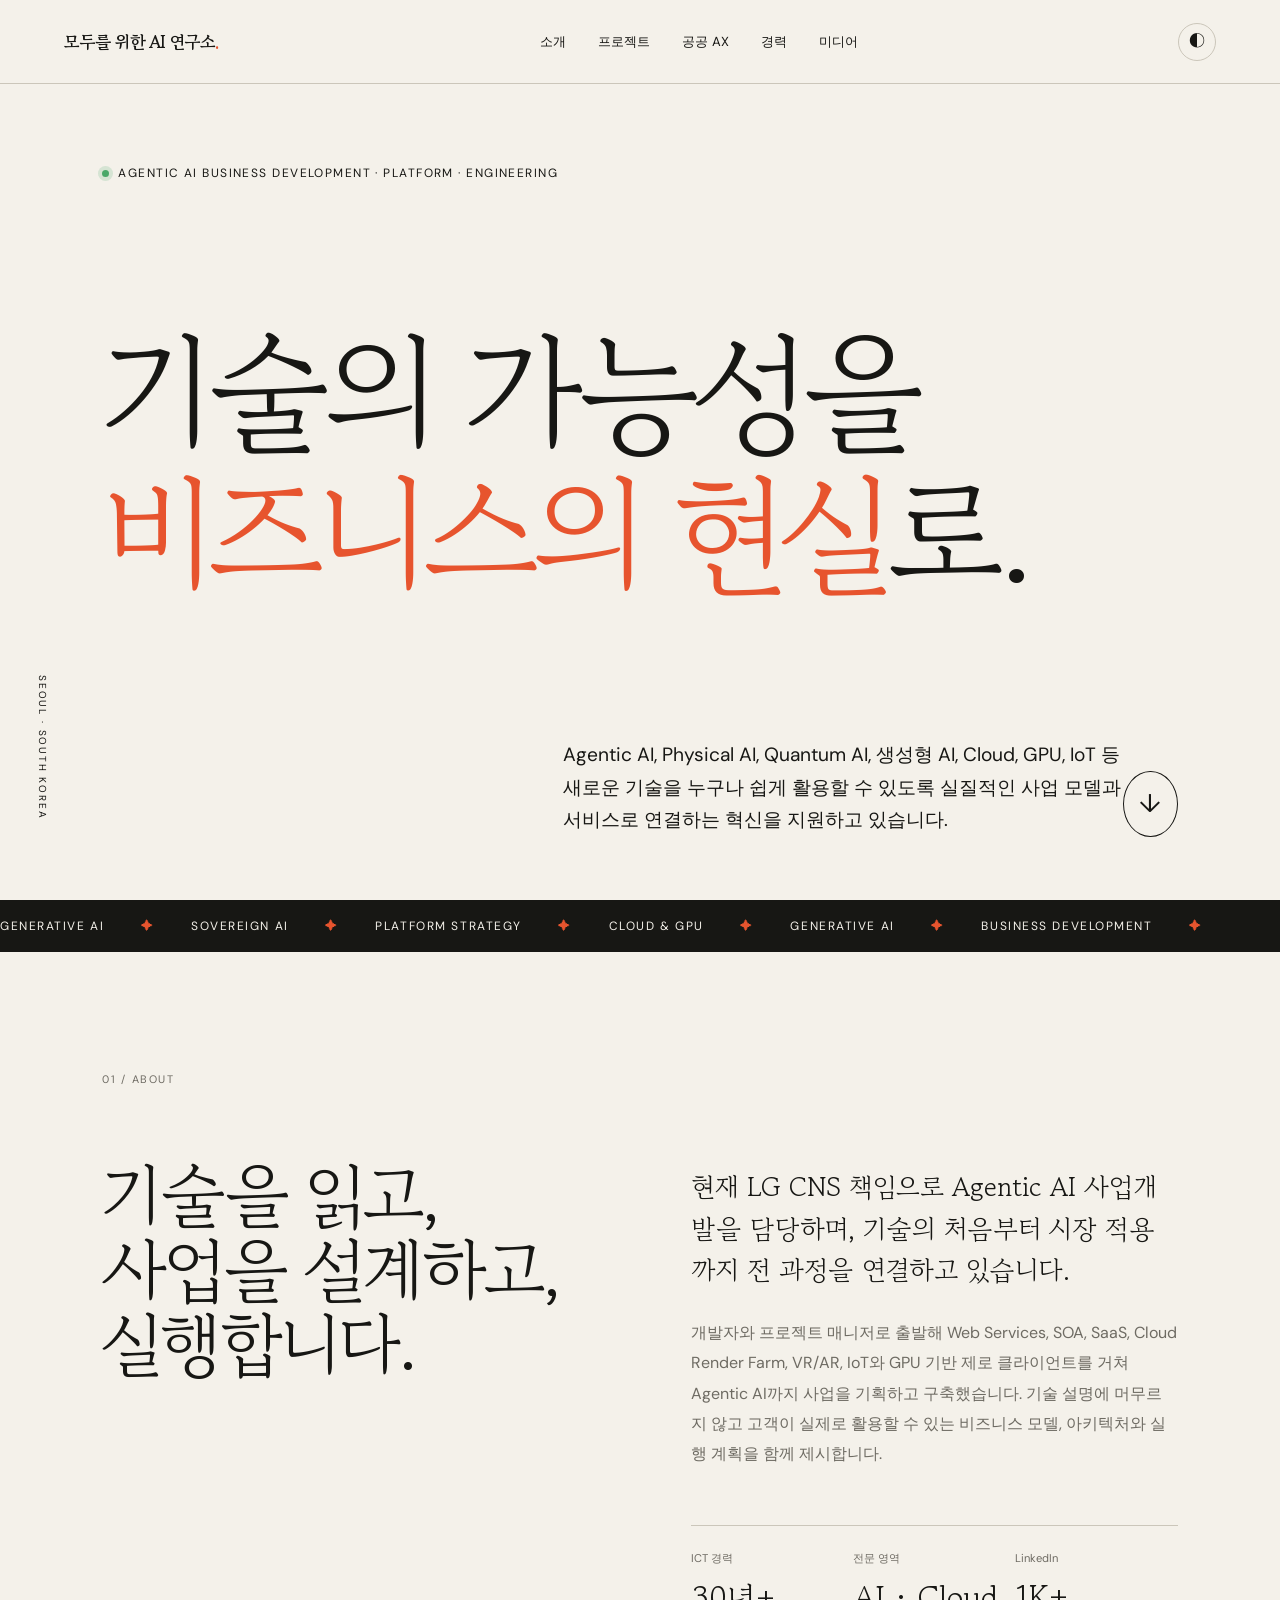
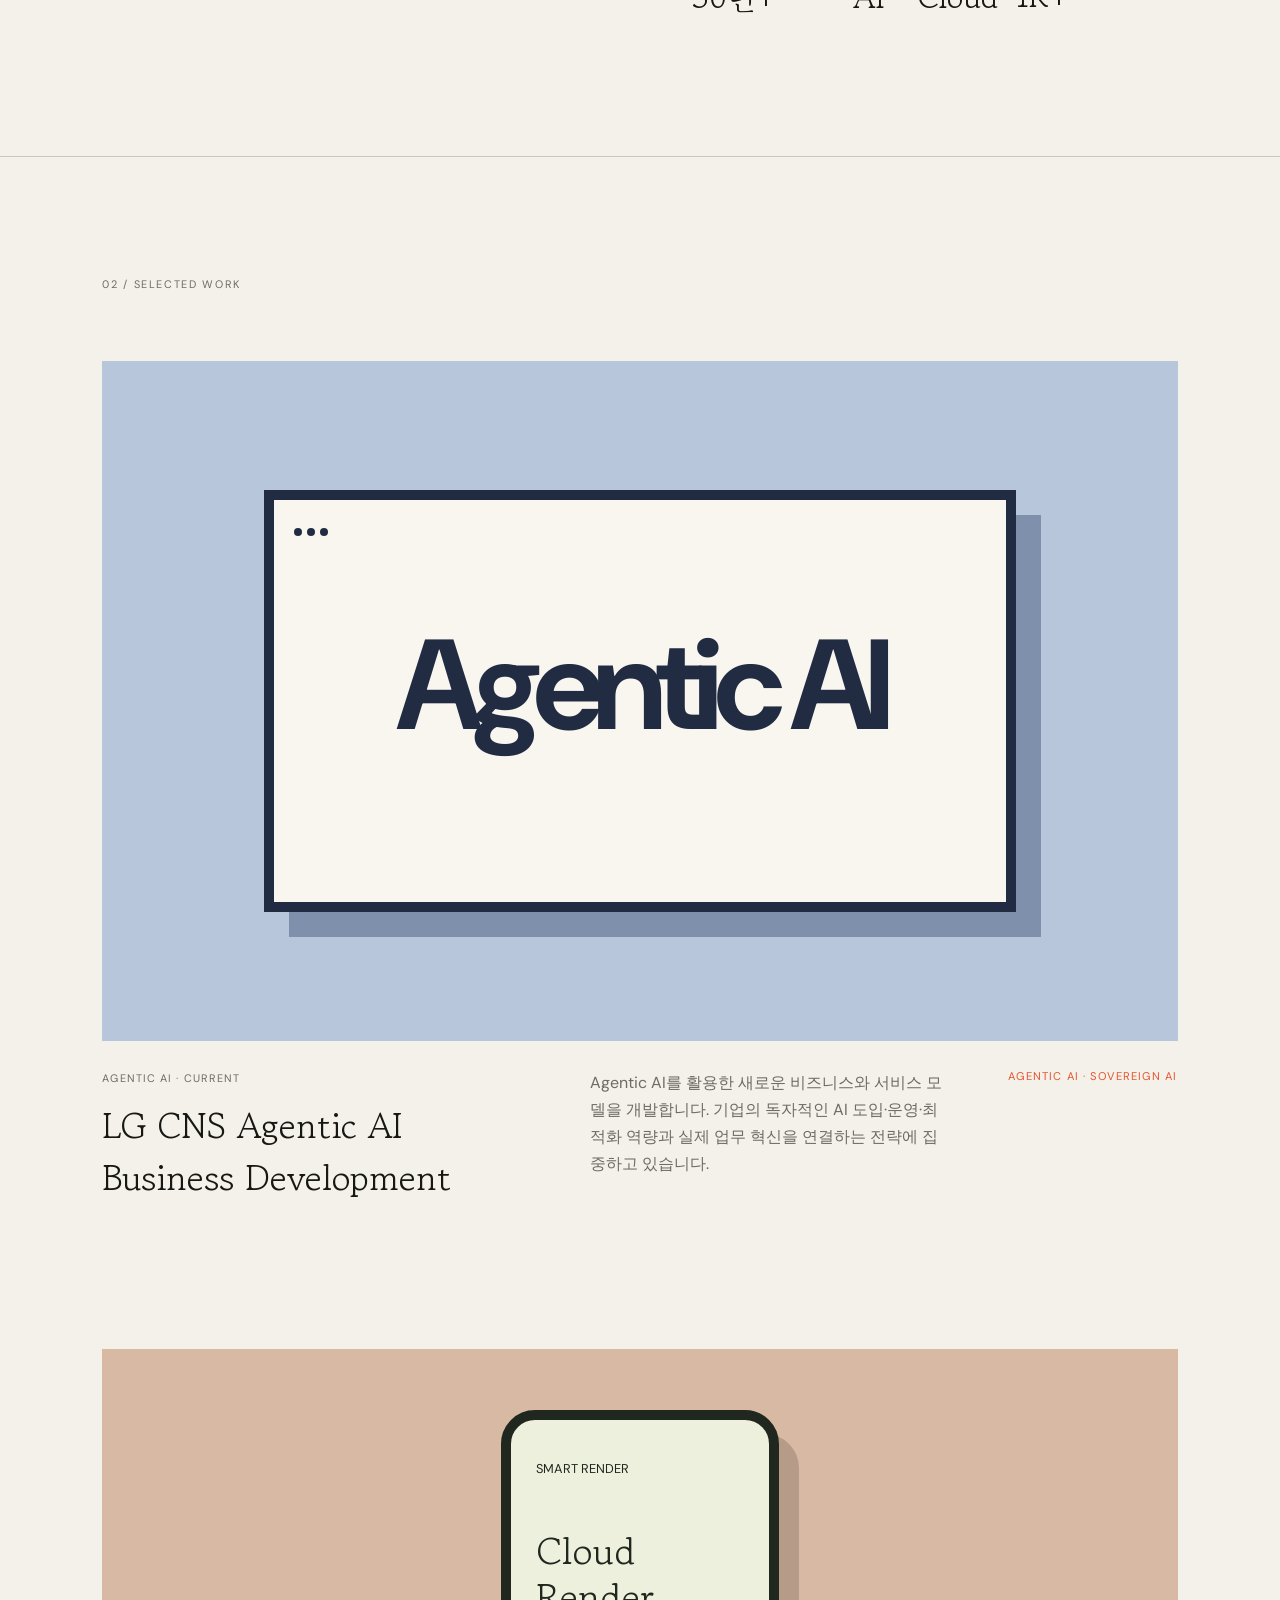
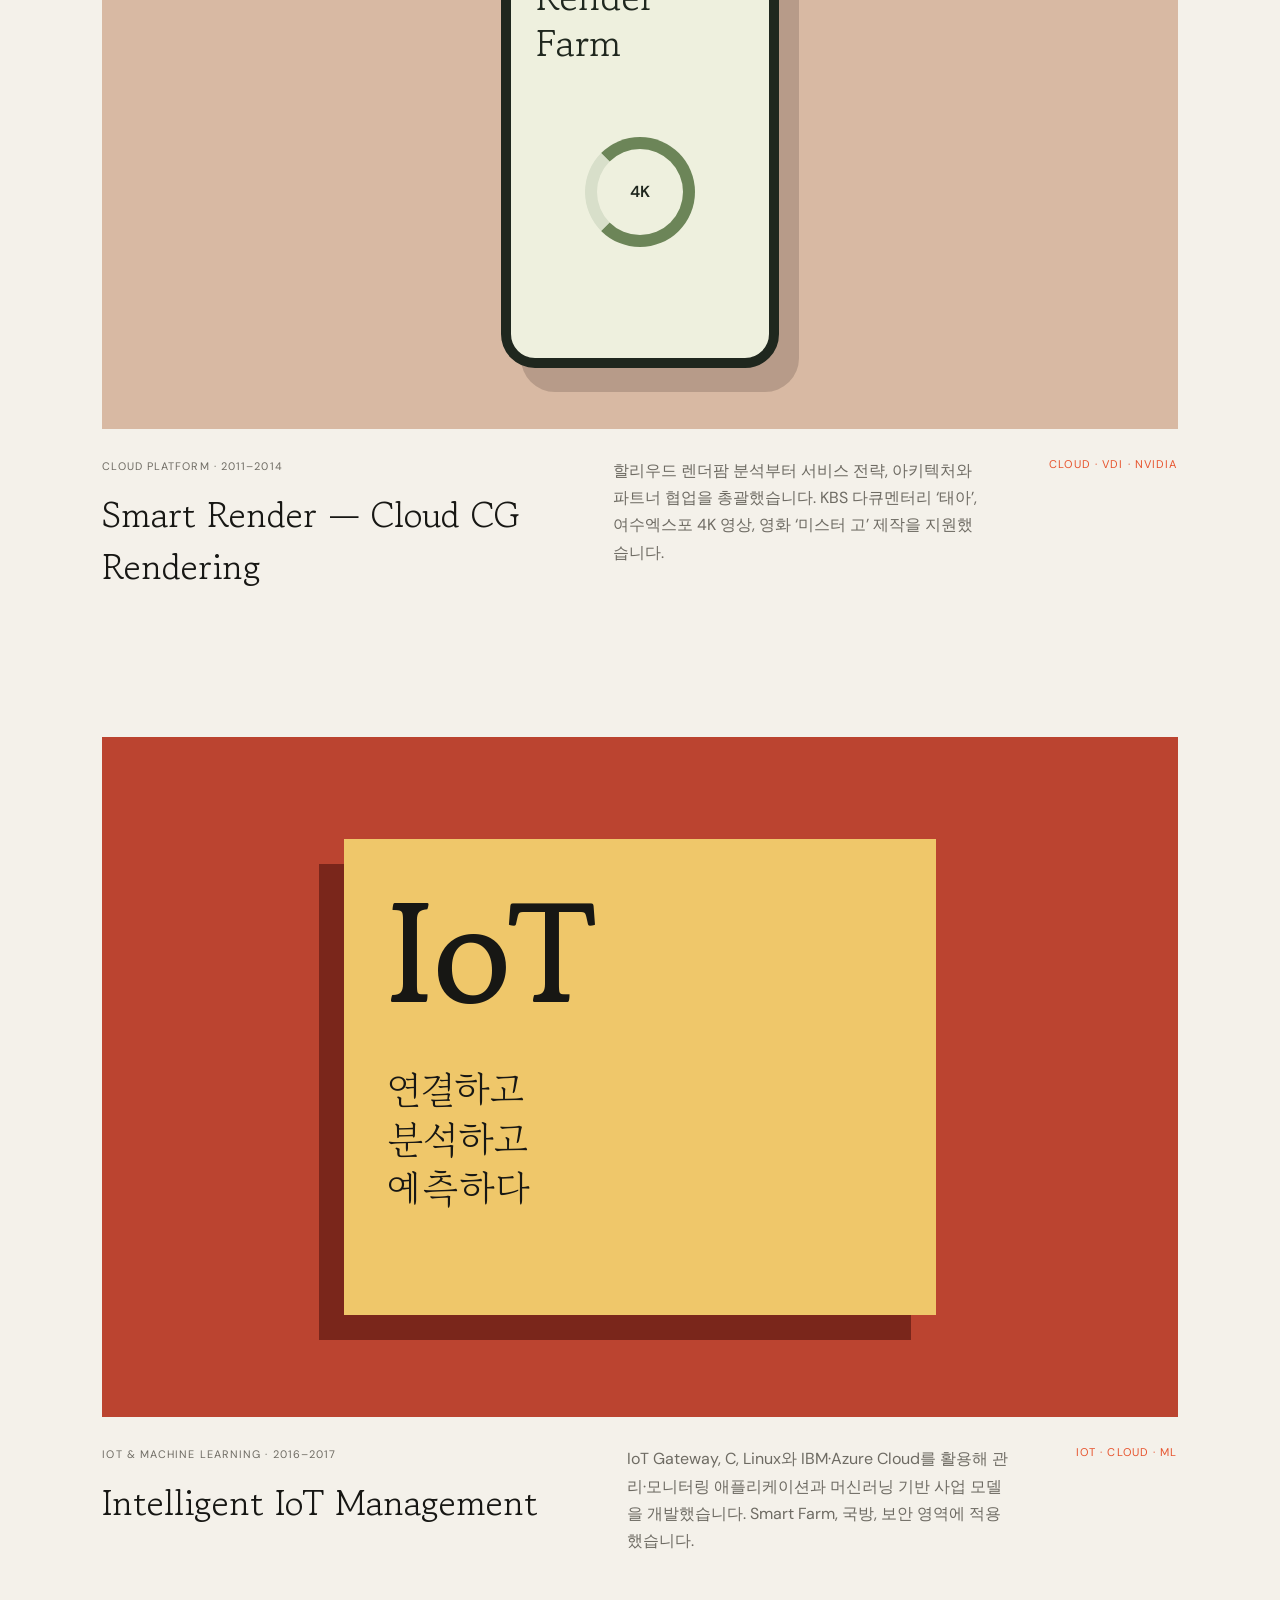
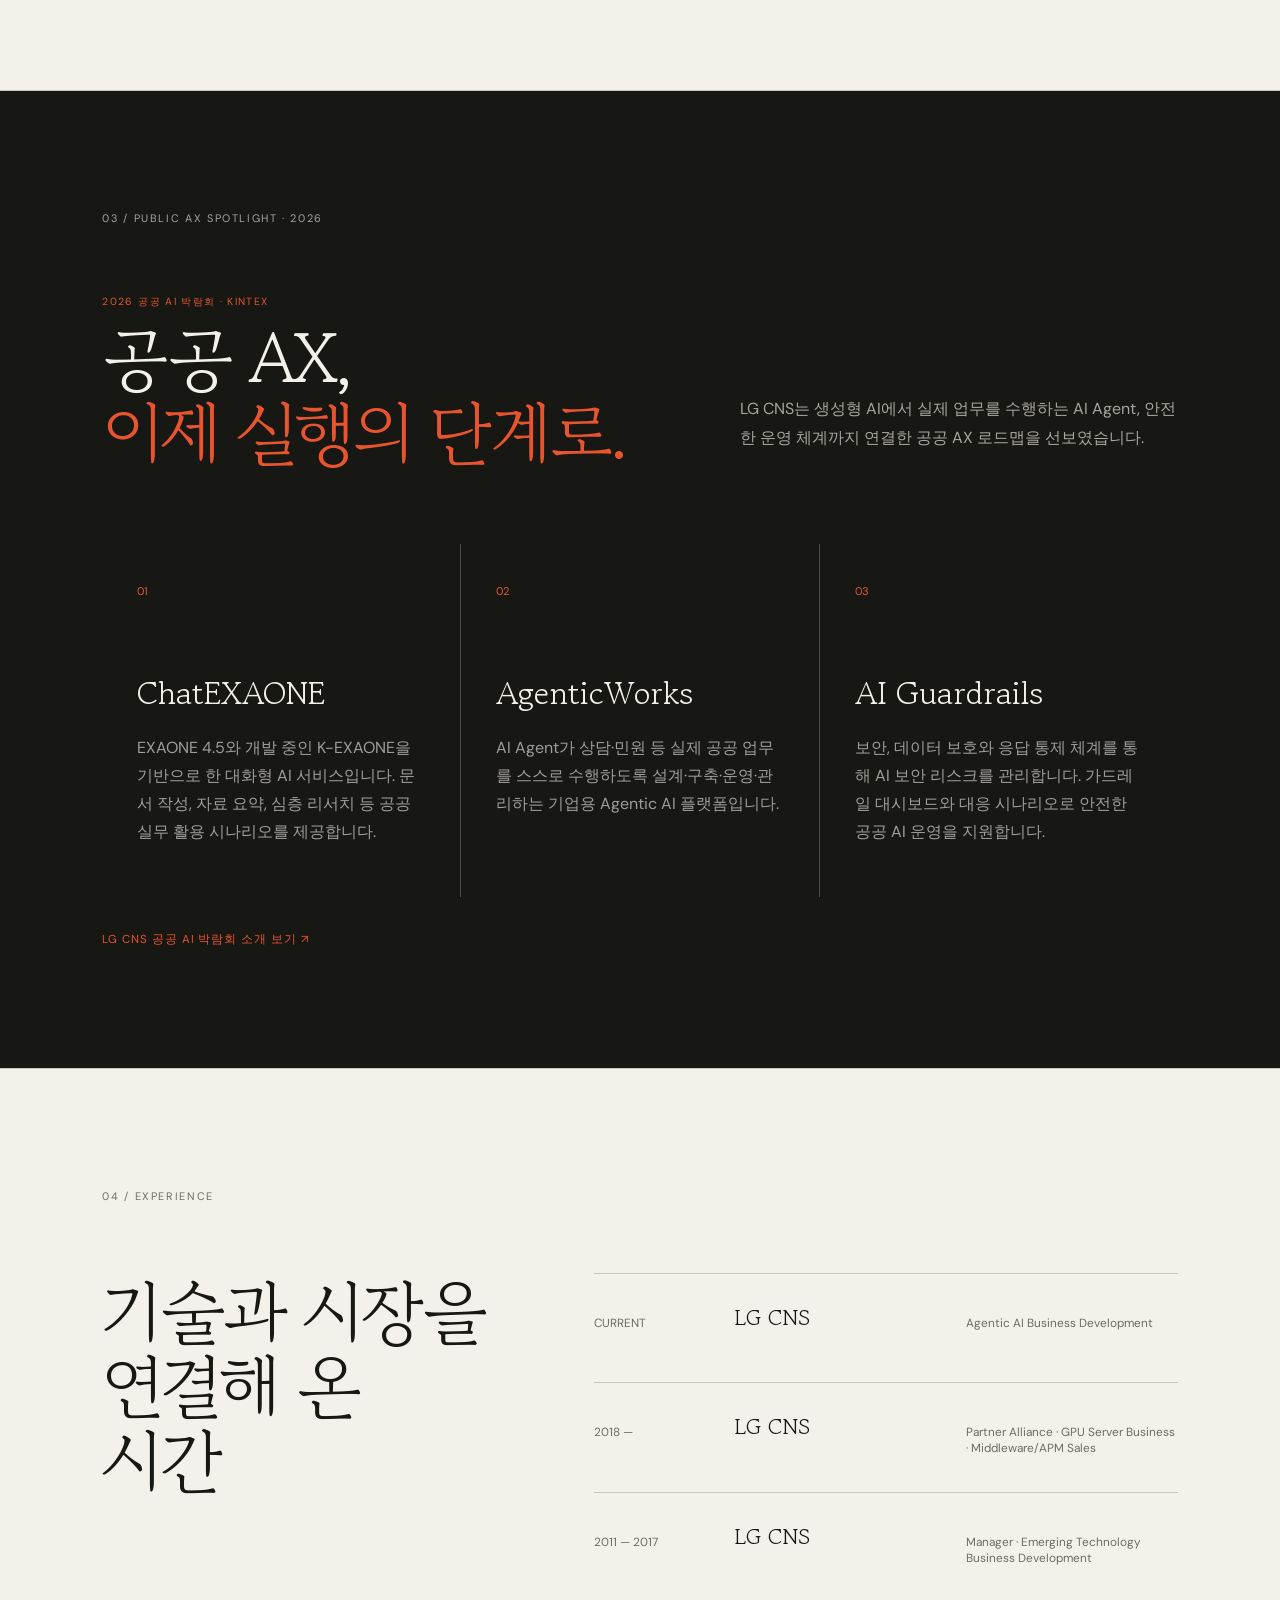
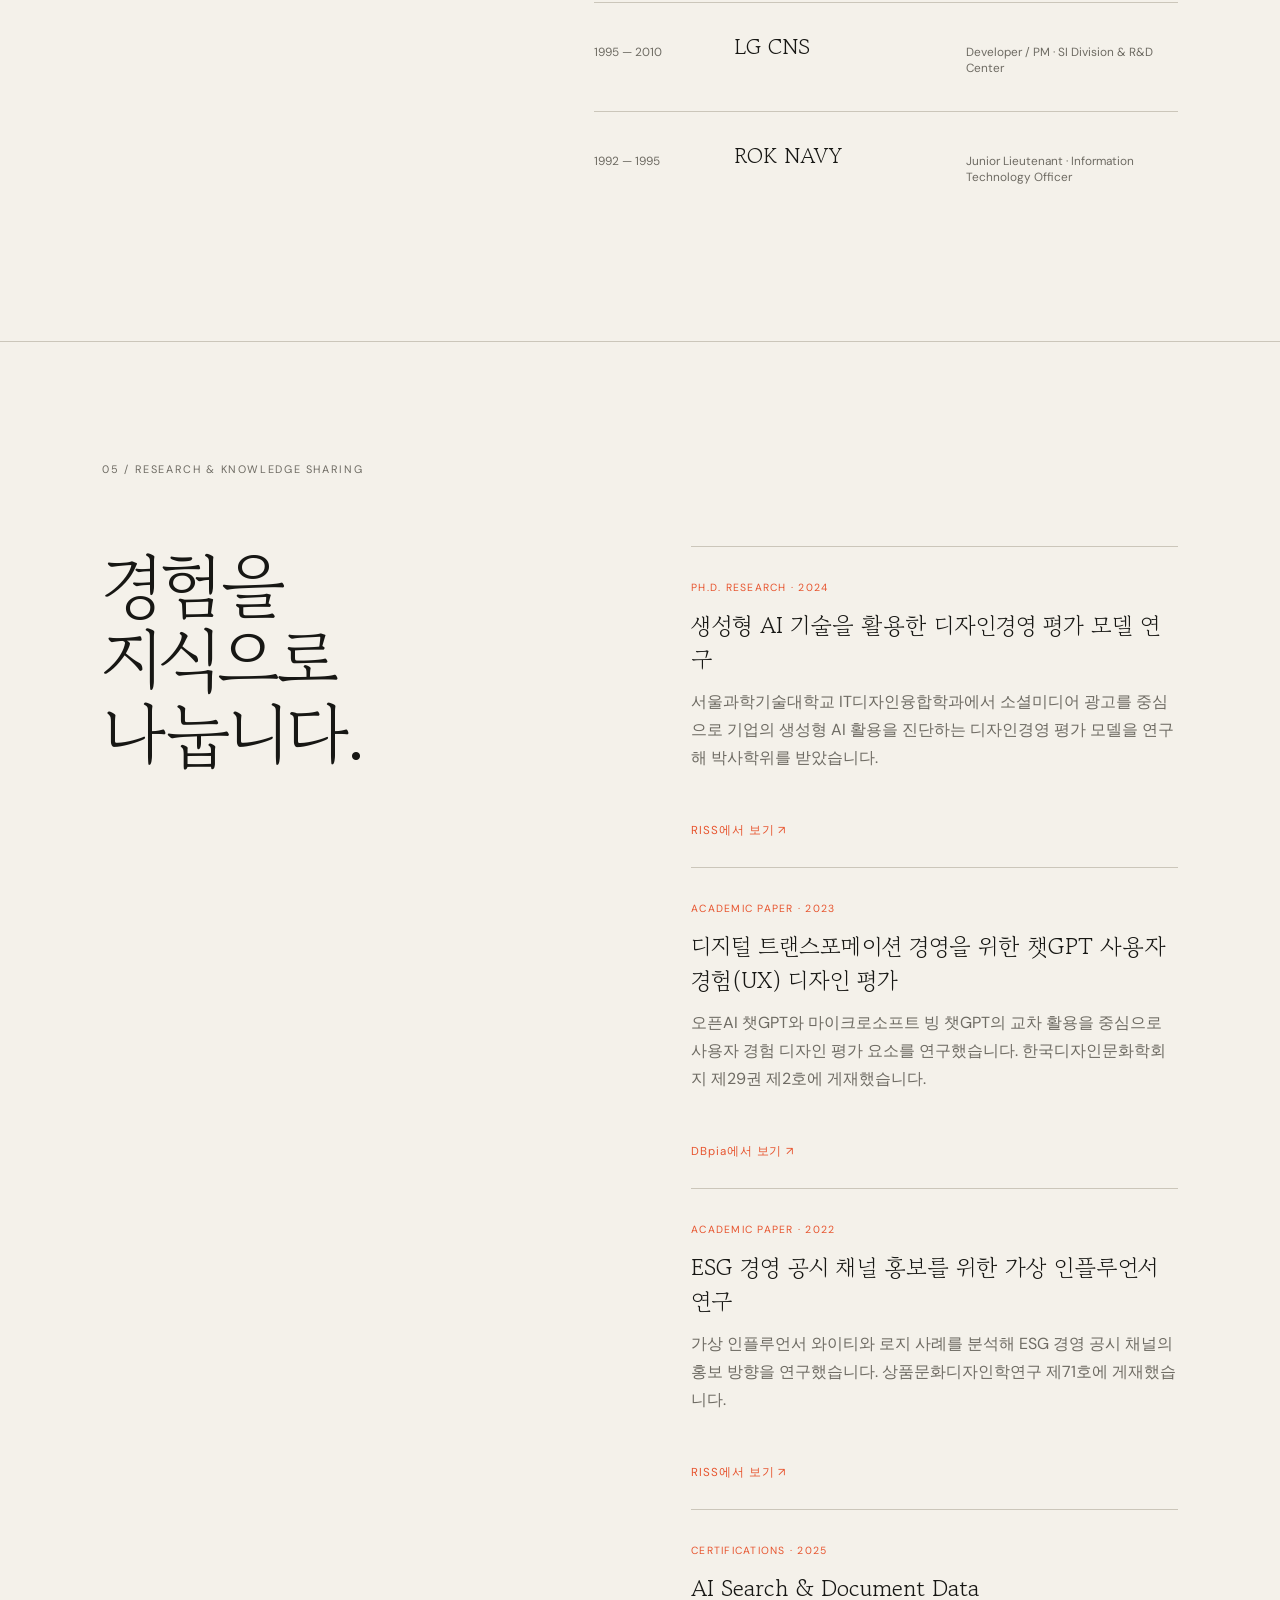
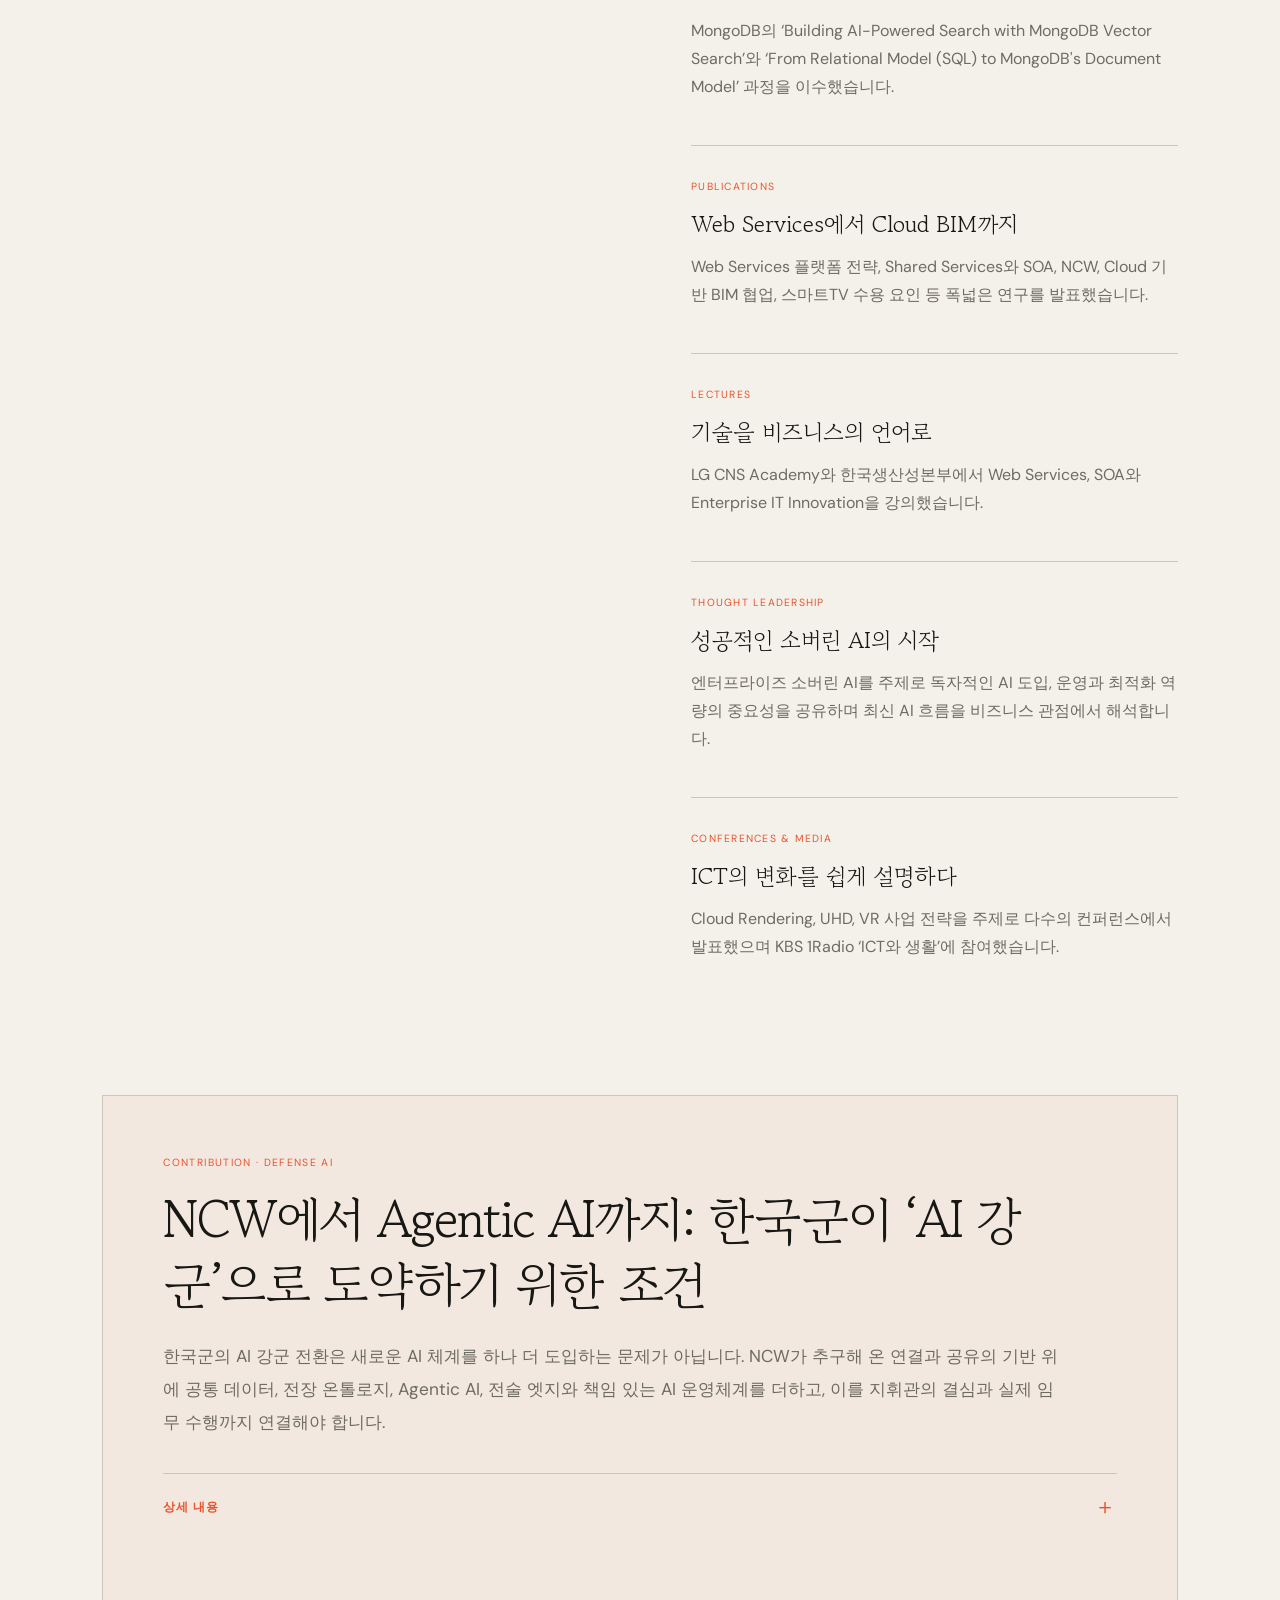
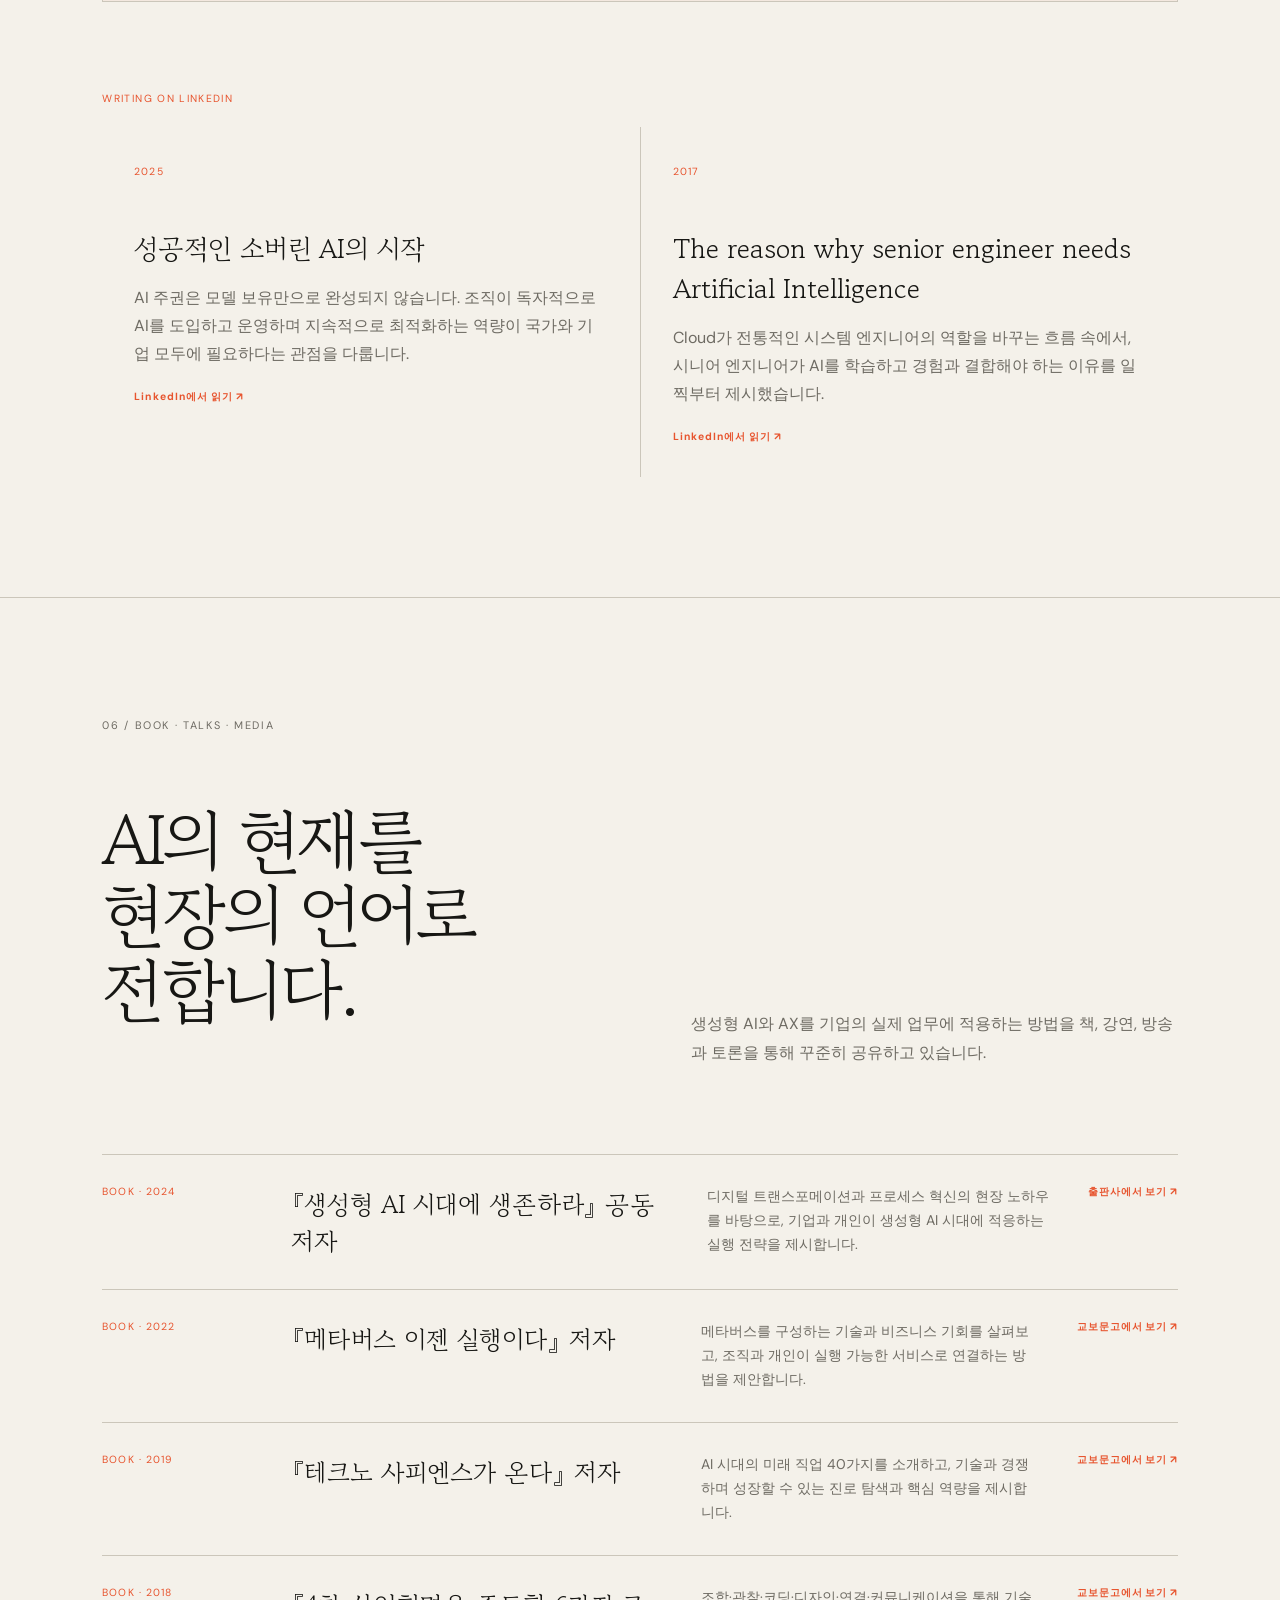
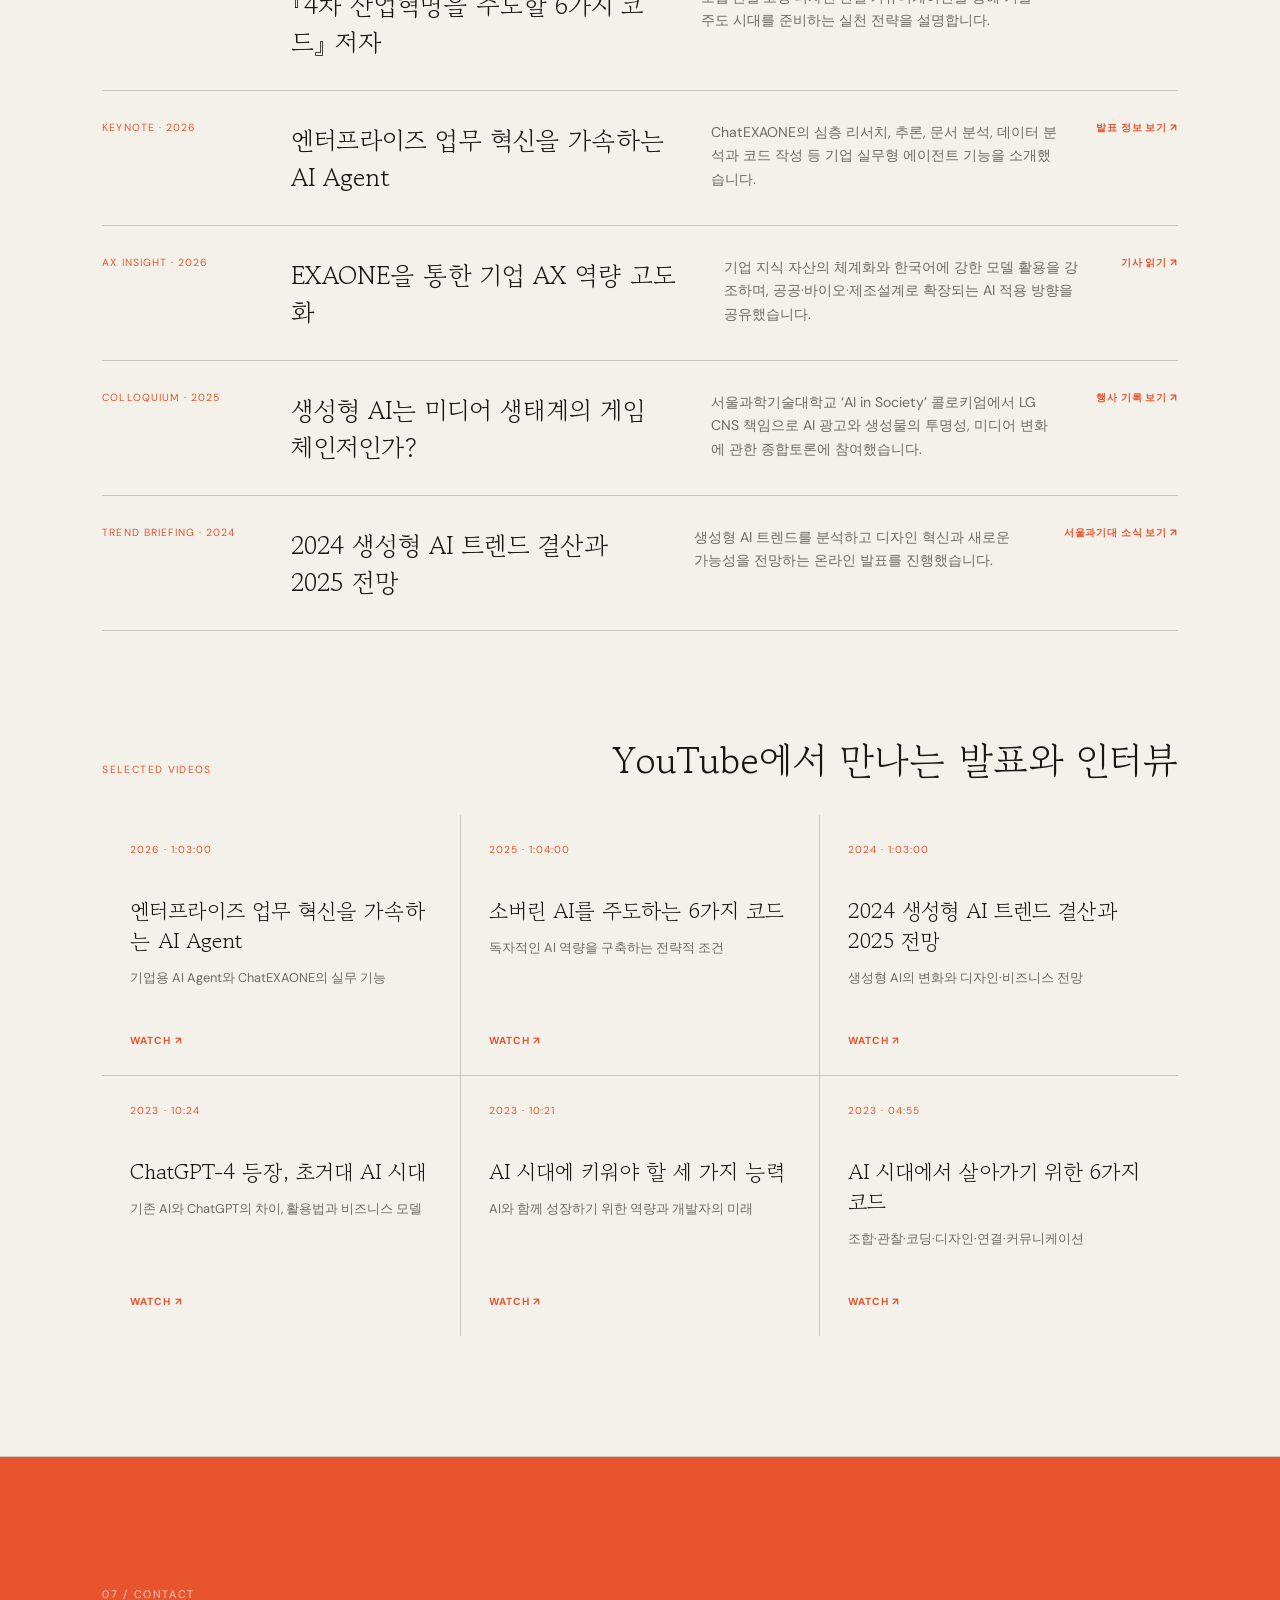
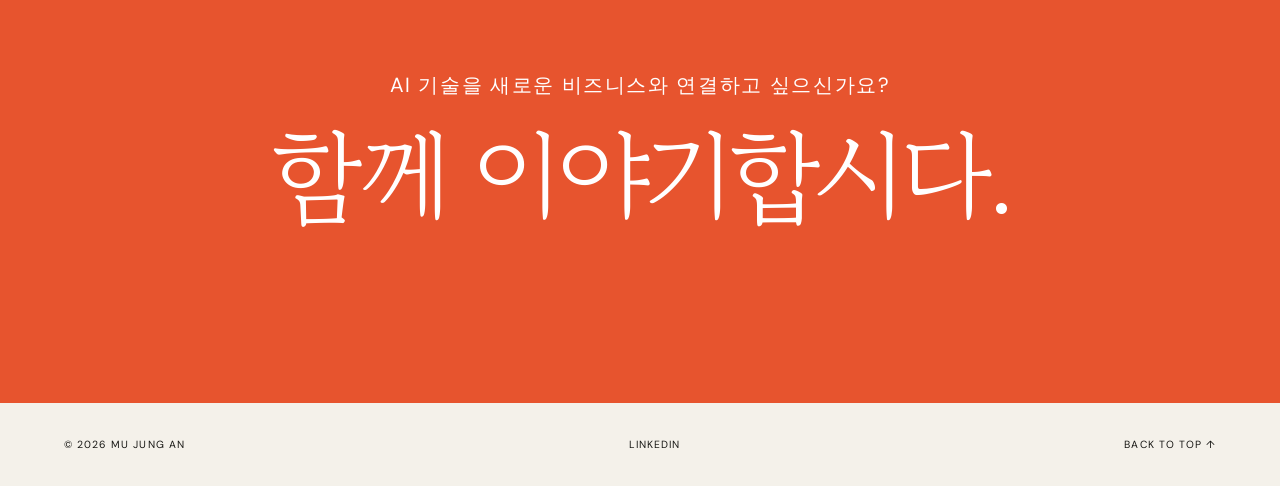
<file: index.html>
<!doctype html>
<html lang="ko">
  <head>
    <meta charset="UTF-8" />
    <meta name="viewport" content="width=device-width, initial-scale=1.0" />
    <meta name="description" content="생성형 AI, 클라우드, GPU와 IoT를 비즈니스로 연결하는 ICT 전략가 안무정의 포트폴리오" />
    <meta property="og:type" content="website" />
    <meta property="og:title" content="안무정 · Mu Jung AN — Agentic AI Business Strategist" />
    <meta property="og:description" content="기술의 가능성을 비즈니스의 현실로 연결하는 ICT 전략가 안무정의 포트폴리오" />
    <meta property="og:url" content="https://cloudbarista.github.io/" />
    <meta property="og:image" content="https://cloudbarista.github.io/assets/og-profile.png" />
    <meta property="og:image:width" content="1200" />
    <meta property="og:image:height" content="630" />
    <meta property="og:image:alt" content="안무정 포트폴리오 — 기술의 가능성을 비즈니스의 현실로" />
    <meta name="twitter:card" content="summary_large_image" />
    <meta name="twitter:image" content="https://cloudbarista.github.io/assets/og-profile.png" />
    <meta name="theme-color" content="#f4f1ea" />
    <title>안무정 · Mu Jung AN — GenAI Business Strategist</title>
    <link rel="preconnect" href="https://fonts.googleapis.com" />
    <link rel="preconnect" href="https://fonts.gstatic.com" crossorigin />
    <link href="https://fonts.googleapis.com/css2?family=DM+Sans:wght@400;500;600&family=Gowun+Batang:wght@400;700&display=swap" rel="stylesheet" />
    <link rel="stylesheet" href="./styles.css" />
    <link rel="stylesheet" href="./resume.css?v=20260817-ncw" />
    <script>try { localStorage.removeItem('portfolio-language'); } catch (error) { /* Storage may be unavailable. */ }</script>
    <script src="./script.js?v=20260816-ko-final" defer></script>
  </head>
  <body>
    <header class="site-header">
      <a class="logo" href="#top" aria-label="처음으로">모두를 위한 AI 연구소<span>.</span></a>
      <nav aria-label="주요 메뉴">
        <a href="#about">소개</a><a href="#work">프로젝트</a><a href="#public-ai">공공 AX</a><a href="#experience">경력</a><a href="#media">미디어</a>
      </nav>
      <button class="theme-button" type="button" aria-label="색상 모드 변경" title="색상 모드 변경"><span aria-hidden="true">◐</span></button>
    </header>

    <main id="top">
      <section class="hero" aria-labelledby="hero-title">
        <div class="hero-kicker"><span class="status-dot"></span>AGENTIC AI BUSINESS DEVELOPMENT · PLATFORM · ENGINEERING</div>
        <h1 id="hero-title">기술의 가능성을<br /><em>비즈니스의 현실</em>로.</h1>
        <div class="hero-bottom">
          <p>Agentic AI, Physical AI, Quantum AI, 생성형 AI, Cloud, GPU, IoT 등 새로운 기술을 누구나 쉽게 활용할 수 있도록 실질적인 사업 모델과 서비스로 연결하는 혁신을 지원하고 있습니다.</p>
          <a class="round-link" href="#work" aria-label="프로젝트 보기">↓</a>
        </div>
        <p class="side-note" aria-hidden="true">SEOUL · SOUTH KOREA</p>
      </section>

      <section class="marquee" aria-label="핵심 역량">
        <div>GENERATIVE AI <span>✦</span> SOVEREIGN AI <span>✦</span> PLATFORM STRATEGY <span>✦</span> CLOUD &amp; GPU <span>✦</span> GENERATIVE AI <span>✦</span> BUSINESS DEVELOPMENT <span>✦</span></div>
      </section>

      <section id="about" class="section about reveal">
        <p class="eyebrow">01 / ABOUT</p>
        <div class="section-body about-grid">
          <h2>기술을 읽고,<br />사업을 설계하고,<br />실행합니다.</h2>
          <div class="about-copy">
            <p class="lead">현재 LG CNS 책임으로 Agentic AI 사업개발을 담당하며, 기술의 처음부터 시장 적용까지 전 과정을 연결하고 있습니다.</p>
            <p>개발자와 프로젝트 매니저로 출발해 Web Services, SOA, SaaS, Cloud Render Farm, VR/AR, IoT와 GPU 기반 제로 클라이언트를 거쳐 Agentic AI까지 사업을 기획하고 구축했습니다. 기술 설명에 머무르지 않고 고객이 실제로 활용할 수 있는 비즈니스 모델, 아키텍처와 실행 계획을 함께 제시합니다.</p>
            <dl class="facts">
              <div><dt>ICT 경력</dt><dd>30년+</dd></div><div><dt>전문 영역</dt><dd>AI · Cloud</dd></div><div><dt>LinkedIn</dt><dd>1K+</dd></div>
            </dl>
          </div>
        </div>
      </section>

      <section id="work" class="section work">
        <p class="eyebrow reveal">02 / SELECTED WORK</p>
        <div class="projects">
          <article class="project reveal">
            <a href="#" aria-label="Flow 프로젝트 자세히 보기">
              <div class="project-visual visual-one"><span class="mock-window"><i></i><i></i><i></i><b>Agentic AI</b></span></div>
              <div class="project-info"><div><p>AGENTIC AI · CURRENT</p><h3>LG CNS Agentic AI Business Development</h3></div><p>Agentic AI를 활용한 새로운 비즈니스와 서비스 모델을 개발합니다. 기업의 독자적인 AI 도입·운영·최적화 역량과 실제 업무 혁신을 연결하는 전략에 집중하고 있습니다.</p><span>AGENTIC AI · SOVEREIGN AI</span></div>
            </a>
          </article>
          <article class="project reveal">
            <a href="#" aria-label="Morrow 프로젝트 자세히 보기">
              <div class="project-visual visual-two"><div class="phone"><span>SMART RENDER</span><strong>Cloud<br />Render<br />Farm</strong><i>4K</i></div></div>
              <div class="project-info"><div><p>CLOUD PLATFORM · 2011–2014</p><h3>Smart Render — Cloud CG Rendering</h3></div><p>할리우드 렌더팜 분석부터 서비스 전략, 아키텍처와 파트너 협업을 총괄했습니다. KBS 다큐멘터리 ‘태아’, 여수엑스포 4K 영상, 영화 ‘미스터 고’ 제작을 지원했습니다.</p><span>CLOUD · VDI · NVIDIA</span></div>
            </a>
          </article>
          <article class="project reveal">
            <a href="#" aria-label="Archive 프로젝트 자세히 보기">
              <div class="project-visual visual-three"><div class="archive-card">IoT<span>연결하고<br />분석하고<br />예측하다</span></div></div>
              <div class="project-info"><div><p>IOT &amp; MACHINE LEARNING · 2016–2017</p><h3>Intelligent IoT Management</h3></div><p>IoT Gateway, C, Linux와 IBM·Azure Cloud를 활용해 관리·모니터링 애플리케이션과 머신러닝 기반 사업 모델을 개발했습니다. Smart Farm, 국방, 보안 영역에 적용했습니다.</p><span>IOT · CLOUD · ML</span></div>
            </a>
          </article>
        </div>
      </section>

      <section id="public-ai" class="section public-ai reveal">
        <p class="eyebrow">03 / PUBLIC AX SPOTLIGHT · 2026</p>
        <div class="public-ai-head">
          <div><p class="mini-label">2026 공공 AI 박람회 · KINTEX</p><h2>공공 AX,<br /><em>이제 실행의 단계로.</em></h2></div>
          <p>LG CNS는 생성형 AI에서 실제 업무를 수행하는 AI Agent, 안전한 운영 체계까지 연결한 공공 AX 로드맵을 선보였습니다.</p>
        </div>
        <div class="public-ai-grid">
          <article><span>01</span><h3>ChatEXAONE</h3><p>EXAONE 4.5와 개발 중인 K-EXAONE을 기반으로 한 대화형 AI 서비스입니다. 문서 작성, 자료 요약, 심층 리서치 등 공공 실무 활용 시나리오를 제공합니다.</p></article>
          <article><span>02</span><h3>AgenticWorks</h3><p>AI Agent가 상담·민원 등 실제 공공 업무를 스스로 수행하도록 설계·구축·운영·관리하는 기업용 Agentic AI 플랫폼입니다.</p></article>
          <article><span>03</span><h3>AI Guardrails</h3><p>보안, 데이터 보호와 응답 통제 체계를 통해 AI 보안 리스크를 관리합니다. 가드레일 대시보드와 대응 시나리오로 안전한 공공 AI 운영을 지원합니다.</p></article>
        </div>
        <a class="source-link" href="https://kr.linkedin.com/posts/lgcns_lg-cns-2026-%EA%B3%B5%EA%B3%B5-ai-%EB%B0%95%EB%9E%8C%ED%9A%8C%EC%84%9C-%EC%97%90%EC%9D%B4%EC%A0%84%ED%8B%B1ai-%EC%97%AD%EB%9F%89-%EB%BD%91%EB%82%B8%EB%8B%A4-activity-7475369152631791616-ogLP" target="_blank" rel="noreferrer">LG CNS 공공 AI 박람회 소개 보기 ↗</a>
      </section>

      <section id="experience" class="section experience reveal">
        <p class="eyebrow">04 / EXPERIENCE</p>
        <div class="section-body">
          <h2>기술과 시장을<br />연결해 온<br />시간</h2>
          <div class="timeline">
            <div><p>CURRENT</p><h3>LG CNS</h3><span>Agentic AI Business Development</span></div>
            <div><p>2018 —</p><h3>LG CNS</h3><span>Partner Alliance · GPU Server Business · Middleware/APM Sales</span></div>
            <div><p>2011 — 2017</p><h3>LG CNS</h3><span>Manager · Emerging Technology Business Development</span></div>
            <div><p>1995 — 2010</p><h3>LG CNS</h3><span>Developer / PM · SI Division &amp; R&amp;D Center</span></div>
            <div><p>1992 — 1995</p><h3>ROK NAVY</h3><span>Junior Lieutenant · Information Technology Officer</span></div>
          </div>
        </div>
      </section>

      <section id="insights" class="section insights reveal">
        <p class="eyebrow">05 / RESEARCH &amp; KNOWLEDGE SHARING</p>
        <div class="section-body">
          <h2>경험을<br />지식으로<br />나눕니다.</h2>
          <div class="insight-list">
            <article><span>PH.D. RESEARCH · 2024</span><h3>생성형 AI 기술을 활용한 디자인경영 평가 모델 연구</h3><p>서울과학기술대학교 IT디자인융합학과에서 소셜미디어 광고를 중심으로 기업의 생성형 AI 활용을 진단하는 디자인경영 평가 모델을 연구해 박사학위를 받았습니다.</p><a class="source-link" href="https://www.riss.kr/search/detail/DetailView.do?p_mat_type=be54d9b8bc7cdb09&amp;control_no=067957996e06edb9ffe0bdc3ef48d419&amp;keyword=%EC%83%9D%EC%84%B1%ED%98%95%20AI%20%EA%B8%B0%EC%88%A0%EC%9D%84%20%ED%99%9C%EC%9A%A9%ED%95%9C%20%EB%94%94%EC%9E%90%EC%9D%B8%EA%B2%BD%EC%98%81%20%ED%8F%89%EA%B0%80%20%EB%AA%A8%EB%8D%B8%20%EC%97%B0%EA%B5%AC" target="_blank" rel="noreferrer">RISS에서 보기 ↗</a></article>
            <article><span>ACADEMIC PAPER · 2023</span><h3>디지털 트랜스포메이션 경영을 위한 챗GPT 사용자 경험(UX) 디자인 평가</h3><p>오픈AI 챗GPT와 마이크로소프트 빙 챗GPT의 교차 활용을 중심으로 사용자 경험 디자인 평가 요소를 연구했습니다. 한국디자인문화학회지 제29권 제2호에 게재했습니다.</p><a class="source-link" href="https://www.dbpia.co.kr/journal/articleDetail?nodeId=NODE11443360" target="_blank" rel="noreferrer">DBpia에서 보기 ↗</a></article>
            <article><span>ACADEMIC PAPER · 2022</span><h3>ESG 경영 공시 채널 홍보를 위한 가상 인플루언서 연구</h3><p>가상 인플루언서 와이티와 로지 사례를 분석해 ESG 경영 공시 채널의 홍보 방향을 연구했습니다. 상품문화디자인학연구 제71호에 게재했습니다.</p><a class="source-link" href="https://www.riss.kr/search/detail/DetailView.do?p_mat_type=1a0202e37d52c72d&amp;control_no=2980907c8aeab268b7998d826d417196&amp;keyword=ESG%20%EA%B2%BD%EC%98%81%20%EA%B3%B5%EC%8B%9C%20%EC%B1%84%EB%84%90%20%ED%99%8D%EB%B3%B4%EB%A5%BC%20%EC%9C%84%ED%95%9C%20%EA%B0%80%EC%83%81%20%EC%9D%B8%ED%94%8C%EB%A3%A8%EC%96%B8%EC%84%9C%20%EC%97%B0%EA%B5%AC" target="_blank" rel="noreferrer">RISS에서 보기 ↗</a></article>
            <article><span>CERTIFICATIONS · 2025</span><h3>AI Search &amp; Document Data</h3><p>MongoDB의 ‘Building AI-Powered Search with MongoDB Vector Search’와 ‘From Relational Model (SQL) to MongoDB's Document Model’ 과정을 이수했습니다.</p></article>
            <article><span>PUBLICATIONS</span><h3>Web Services에서 Cloud BIM까지</h3><p>Web Services 플랫폼 전략, Shared Services와 SOA, NCW, Cloud 기반 BIM 협업, 스마트TV 수용 요인 등 폭넓은 연구를 발표했습니다.</p></article>
            <article><span>LECTURES</span><h3>기술을 비즈니스의 언어로</h3><p>LG CNS Academy와 한국생산성본부에서 Web Services, SOA와 Enterprise IT Innovation을 강의했습니다.</p></article>
            <article><span>THOUGHT LEADERSHIP</span><h3>성공적인 소버린 AI의 시작</h3><p>엔터프라이즈 소버린 AI를 주제로 독자적인 AI 도입, 운영과 최적화 역량의 중요성을 공유하며 최신 AI 흐름을 비즈니스 관점에서 해석합니다.</p></article>
            <article><span>CONFERENCES &amp; MEDIA</span><h3>ICT의 변화를 쉽게 설명하다</h3><p>Cloud Rendering, UHD, VR 사업 전략을 주제로 다수의 컨퍼런스에서 발표했으며 KBS 1Radio ‘ICT와 생활’에 참여했습니다.</p></article>
          </div>
        </div>
        <article class="contribution reveal" aria-labelledby="ncw-ai-title">
          <p class="mini-label">CONTRIBUTION · DEFENSE AI</p>
          <h3 id="ncw-ai-title">NCW에서 Agentic AI까지: 한국군이 ‘AI 강군’으로 도약하기 위한 조건</h3>
          <p class="contribution-summary">한국군의 AI 강군 전환은 새로운 AI 체계를 하나 더 도입하는 문제가 아닙니다. NCW가 추구해 온 연결과 공유의 기반 위에 공통 데이터, 전장 온톨로지, Agentic AI, 전술 엣지와 책임 있는 AI 운영체계를 더하고, 이를 지휘관의 결심과 실제 임무 수행까지 연결해야 합니다.</p>
          <details class="contribution-details">
            <summary><span>상세 내용</span><i aria-hidden="true">＋</i></summary>
            <div class="contribution-content">
              <p>2008년 「NCW 실현을 위한 전략과 이행 방안」에서는 한국군이 네트워크 중심전(Network Centric Warfare, NCW)을 구현하기 위해 각 군의 지휘통제체계와 감시정찰체계, 정밀타격체계를 유기적으로 연결해야 한다고 제안했습니다. 핵심은 새로운 체계를 다시 구축하는 것이 아니라 이미 운영 중인 C4I, KJCCS, MIMS 등의 체계를 표준 인터페이스로 연결하고, 각 체계가 보유한 정보와 기능을 임무에 따라 조합해 신속한 지휘결심을 지원하는 것이었습니다.</p>
              <p>당시 제시된 웹서비스와 Open API, 서비스 지향 아키텍처(SOA), 업무 프로세스 관리(BPM)는 오늘날 데이터 제품과 실시간 이벤트 인터페이스, 공통 데이터 계층과 데이터 메시·온톨로지, AI 에이전트와 지능형 임무 워크플로로 진화하고 있습니다. 기술은 달라졌지만 분산된 체계를 연결하고 정보를 공유해 지휘결심 속도를 높인다는 본질은 여전히 유효합니다.</p>
              <p>이러한 변화의 대표적인 사례가 팔란티어입니다. 팔란티어는 국방 플랫폼을 단순한 데이터 분석 도구가 아니라 의사결정 운영체계로 접근합니다. 다양한 센서와 정보체계의 데이터를 통합하고 작전 개념에 맞게 구조화한 다음, AI를 활용해 상황 분석에서 지휘관의 판단과 실제 행동까지 지원하는 것을 목표로 합니다.</p>
              <p>여기서 중요한 것은 AI 모델 자체보다 AI가 작전환경을 이해하고 행동할 수 있도록 만드는 데이터 기반입니다. 온톨로지는 부대, 무기, 센서, 표적, 임무와 보급품 같은 작전 객체 및 그 관계를 사람과 컴퓨터가 함께 이해할 수 있도록 정의합니다. 이를 통해 AI는 문서 검색과 보고서 요약을 넘어 상황 변화를 감지하고, 임무 대안을 생성하며, 필요한 센서와 효과수단을 추천하고, 승인된 범위에서 후속 업무를 수행하는 Agentic AI로 발전할 수 있습니다.</p>

              <h4>AI의 목표를 ‘결심 우위’로 설정해야 합니다</h4>
              <p>GPU 수량, 데이터 규모와 모델 파라미터 수는 AI 강군의 성과지표가 될 수 없습니다. 표적 탐지에서 지휘관 결심까지 걸리는 시간, 상황 변화 인지 속도, 센서와 효과수단의 연결 시간, 군수 소요 예측 정확도, 장비 가동률과 통신 단절 상황의 임무 지속능력처럼 실제 전투력과 연결된 지표를 사용해야 합니다.</p>

              <h4>전군 공통 데이터 계층과 전장 온톨로지가 필요합니다</h4>
              <p>각 군과 기능별 체계에서 사용하는 데이터의 형식과 의미가 다르면 AI가 이를 일관되게 이해하고 활용하기 어렵습니다. 부대, 전력, 표적, 위협, 센서, 무기, 탄약, 임무, 지형과 기상 같은 주요 개념을 공통으로 정의하고 관계를 표준화해야 합니다. 외국 플랫폼의 의미체계를 그대로 도입하기보다 한국군의 작전교리, 지휘체계, 한반도 환경과 한미연합작전을 반영한 고유의 전장 온톨로지를 보유해야 합니다. 이는 단순한 데이터 표준이 아니라 국방 AI 주권의 핵심 자산입니다.</p>

              <h4>모든 체계에 ‘연동될 권리’를 확보해야 합니다</h4>
              <p>새로 도입하는 C4I, 센서와 무기체계에는 개방형 API, 실시간 데이터 인터페이스, 표준 메타데이터, 데이터 반출권과 제3자 소프트웨어 연동권을 의무화해야 합니다. 특정 업체만 데이터를 활용할 수 있는 폐쇄적인 구조에서는 AI 기술이 발전해도 전군 차원의 혁신이 어렵습니다. 상용 플랫폼을 활용하더라도 데이터·모델·임무 논리·감사기록을 다른 환경으로 이전할 수 있어야 하며, 여러 공급자의 솔루션을 함께 활용하거나 교체할 수 있어야 합니다.</p>

              <h4>전술 엣지에서 지속되는 AI를 설계해야 합니다</h4>
              <p>실제 전장에서는 안정적인 클라우드 연결을 가정할 수 없습니다. 전파방해, 통신망 단절, 제한된 대역폭과 위성통신 제약을 기본 조건으로 삼아야 합니다. 한국군의 AI는 지휘소뿐 아니라 함정, 항공기, 전투차량, 무인체계와 전방부대에서도 독립적으로 작동해야 합니다. 연결 시에는 데이터와 모델을 동기화하고, 단절 시에는 제한된 자원으로 핵심 임무를 수행하며, 재연결되면 결과와 변경사항을 안전하게 반영하는 국방 소프트웨어 배포·운영체계가 필요합니다.</p>

              <h4>인간과 AI의 역할 및 책임을 명확히 해야 합니다</h4>
              <p>정보 검색·요약, 상황 분석, 표적이나 효과수단 추천, 실제 행동은 서로 다른 통제 수준을 적용해야 합니다. 특히 무력 사용과 관련된 최종 결정은 권한을 가진 지휘관에게 있어야 합니다. AI가 사용한 데이터와 모델, 생성한 추천, 승인자와 실제 결과를 모두 기록해 감사할 수 있어야 합니다. 책임과 통제가 없는 AI는 속도를 높일 수는 있어도 신뢰할 수 있는 전력으로 정착하기 어렵습니다.</p>

              <h4>AI를 일회성 획득사업이 아닌 지속 가능한 플랫폼으로 운영해야 합니다</h4>
              <p>AI는 한 번 개발해 전력화하면 끝나는 장비가 아닙니다. 데이터와 작전환경, 적의 전술과 기만 방식이 변하고 모델 성능도 저하될 수 있습니다. 작전요원, 정보·표적 전문가, 데이터 엔지니어, AI 개발자, 사이버보안, 법무·윤리와 시험평가 담당자가 함께하는 상시 임무플랫폼(Always-on Mission Platform)을 운영해야 합니다. 이 팀에는 실제 훈련과 작전환경에서 AI를 운용하고 문제를 확인해 데이터와 소프트웨어를 신속하게 개선할 권한과 책임이 필요합니다.</p>

              <h4>실제 부대에서 작게 시작하고 반복해야 합니다</h4>
              <p>대규모 통합사업을 먼저 추진하면 체계가 완성될 때 작전 요구와 AI 기술이 달라질 수 있습니다. 초기에는 다출처 ISR 융합, 군수·탄약·정비 수요 예측, 작전계획 대안 생성, 사이버·전자기 이상징후 탐지처럼 가치가 높은 소수의 임무를 선정해야 합니다. 연구실 정확도가 아니라 실제 부대훈련에서 통신 단절, 데이터 오류, 적의 기만과 장비 고장 조건을 적용하고 장병의 피드백을 받아 반복적으로 개선해야 합니다.</p>

              <h4>전군의 AI 운용역량과 국방 AI 주권을 확보해야 합니다</h4>
              <p>AI 강군은 소수 전문가만으로 완성되지 않습니다. 지휘관은 AI 추천의 한계와 책임을 판단하고, 참모는 데이터 기반으로 임무와 성과지표를 설계하며, 정보요원은 데이터 품질과 기만을 식별할 수 있어야 합니다. 획득 담당자는 API, 데이터 반출권과 공급자 종속성을 평가해야 합니다. 동시에 한미 공통 데이터 교환 규격과 보안등급별 공유정책을 마련하되, 한국군 고유 온톨로지와 모델 운영권은 직접 통제해야 합니다.</p>

              <p>현실적인 출발점은 전군 통합 플랫폼을 한 번에 구축하는 것이 아닙니다. 합참 주도로 3~5개의 핵심 임무를 선정하고 공통 데이터와 최소 온톨로지를 정의한 뒤 실제 부대훈련을 통해 짧은 주기로 성과를 검증해야 합니다. 검증된 데이터 제품과 임무 워크플로는 전군 공통자산으로 등록하고, 이후 각 군 체계와 연합 환경으로 확산하는 단계적 접근이 바람직합니다.</p>
              <p>한국군이 팔란티어에서 배워야 할 것은 특정 제품이 아니라 설계철학과 실행방식입니다. 데이터 통합이 아닌 임무 수행을 기준으로 설계하고, AI 모델보다 공통 데이터와 온톨로지를 먼저 만들며, 분석 결과를 지휘결심과 실제 행동까지 연결해야 합니다. 또한 권한·감사·인간 승인을 플랫폼에 내장하고 실제 장병과 함께 짧은 주기로 개선해야 합니다.</p>
              <p>한국군의 AI 강군 전환은 NCW를 폐기하고 새로운 AI 체계를 도입하는 과정이 아닙니다. NCW가 추구했던 연결과 공유의 기반 위에 데이터·온톨로지·Agentic AI·전술 엣지와 책임 있는 AI 운영체계를 더하는 진화 과정입니다. 궁극적으로 지향해야 할 모습은 하나의 폐쇄적인 ‘한국군판 팔란티어’가 아니라, 한국군이 데이터와 작전 의미체계를 주도하고 다양한 AI 모델과 기업이 참여하며 현장의 장병이 지속적으로 개선하는 개방적이고 주권적인 국방 AI 생태계입니다.</p>
              <a class="source-link contribution-source" href="https://koreascience.kr/article/JAKO200800557077104.page" target="_blank" rel="noreferrer">출처: NCW 실현을 위한 전략과 이행 방안 ↗</a>
            </div>
          </details>
        </article>
        <div class="linkedin-writing">
          <p class="mini-label">WRITING ON LINKEDIN</p>
          <div class="writing-grid">
            <a href="https://kr.linkedin.com/pulse/%EC%84%B1%EA%B3%B5%EC%A0%81%EC%9D%B8-%EC%86%8C%EB%B2%84%EB%A6%B0-ai%EC%9D%98-%EC%8B%9C%EC%9E%91-%EB%AC%B4%EC%A0%95-%EC%95%88-75ckc" target="_blank" rel="noreferrer"><span>2025</span><h3>성공적인 소버린 AI의 시작</h3><p>AI 주권은 모델 보유만으로 완성되지 않습니다. 조직이 독자적으로 AI를 도입하고 운영하며 지속적으로 최적화하는 역량이 국가와 기업 모두에 필요하다는 관점을 다룹니다.</p><b>LinkedIn에서 읽기 ↗</b></a>
            <a href="https://www.linkedin.com/pulse/reason-why-senior-engineer-needs-artificial-intelligence-%EB%AC%B4%EC%A0%95-%EC%95%88" target="_blank" rel="noreferrer"><span>2017</span><h3>The reason why senior engineer needs Artificial Intelligence</h3><p>Cloud가 전통적인 시스템 엔지니어의 역할을 바꾸는 흐름 속에서, 시니어 엔지니어가 AI를 학습하고 경험과 결합해야 하는 이유를 일찍부터 제시했습니다.</p><b>LinkedIn에서 읽기 ↗</b></a>
          </div>
        </div>
      </section>

      <section id="media" class="section media-section">
        <p class="eyebrow reveal">06 / BOOK · TALKS · MEDIA</p>
        <div class="section-body media-intro reveal">
          <h2>AI의 현재를<br />현장의 언어로<br />전합니다.</h2>
          <p>생성형 AI와 AX를 기업의 실제 업무에 적용하는 방법을 책, 강연, 방송과 토론을 통해 꾸준히 공유하고 있습니다.</p>
        </div>
        <div class="media-list">
          <a class="media-item reveal" href="https://itdam.co.kr/%EC%83%9D%EC%84%B1%ED%98%95-ai-%EC%8B%9C%EB%8C%80%EC%97%90-%EC%83%9D%EC%A1%B4%ED%95%98%EB%9D%BC/" target="_blank" rel="noreferrer"><span>BOOK · 2024</span><h3>『생성형 AI 시대에 생존하라』 공동 저자</h3><p>디지털 트랜스포메이션과 프로세스 혁신의 현장 노하우를 바탕으로, 기업과 개인이 생성형 AI 시대에 적응하는 실행 전략을 제시합니다.</p><b>출판사에서 보기 ↗</b></a>
          <a class="media-item reveal" href="https://product.kyobobook.co.kr/detail/S000061451746" target="_blank" rel="noreferrer"><span>BOOK · 2022</span><h3>『메타버스 이젠 실행이다』 저자</h3><p>메타버스를 구성하는 기술과 비즈니스 기회를 살펴보고, 조직과 개인이 실행 가능한 서비스로 연결하는 방법을 제안합니다.</p><b>교보문고에서 보기 ↗</b></a>
          <a class="media-item reveal" href="https://product.kyobobook.co.kr/detail/S000001911906" target="_blank" rel="noreferrer"><span>BOOK · 2019</span><h3>『테크노 사피엔스가 온다』 저자</h3><p>AI 시대의 미래 직업 40가지를 소개하고, 기술과 경쟁하며 성장할 수 있는 진로 탐색과 핵심 역량을 제시합니다.</p><b>교보문고에서 보기 ↗</b></a>
          <a class="media-item reveal" href="https://product.kyobobook.co.kr/detail/S000001911888" target="_blank" rel="noreferrer"><span>BOOK · 2018</span><h3>『4차 산업혁명을 주도할 6가지 코드』 저자</h3><p>조합·관찰·코딩·디자인·연결·커뮤니케이션을 통해 기술 주도 시대를 준비하는 실천 전략을 설명합니다.</p><b>교보문고에서 보기 ↗</b></a>
          <a class="media-item reveal" href="https://www.cadgraphics.co.kr/newsview.php?catecode=&amp;num=645&amp;pages=tv&amp;sub=tv01" target="_blank" rel="noreferrer"><span>KEYNOTE · 2026</span><h3>엔터프라이즈 업무 혁신을 가속하는 AI Agent</h3><p>ChatEXAONE의 심층 리서치, 추론, 문서 분석, 데이터 분석과 코드 작성 등 기업 실무형 에이전트 기능을 소개했습니다.</p><b>발표 정보 보기 ↗</b></a>
          <a class="media-item reveal" href="https://industryjournal.co.kr/news/245409" target="_blank" rel="noreferrer"><span>AX INSIGHT · 2026</span><h3>EXAONE을 통한 기업 AX 역량 고도화</h3><p>기업 지식 자산의 체계화와 한국어에 강한 모델 활용을 강조하며, 공공·바이오·제조설계로 확장되는 AI 적용 방향을 공유했습니다.</p><b>기사 읽기 ↗</b></a>
          <a class="media-item reveal" href="https://www.opennet.or.kr/25929" target="_blank" rel="noreferrer"><span>COLLOQUIUM · 2025</span><h3>생성형 AI는 미디어 생태계의 게임 체인저인가?</h3><p>서울과학기술대학교 ‘AI in Society’ 콜로키엄에서 LG CNS 책임으로 AI 광고와 생성물의 투명성, 미디어 변화에 관한 종합토론에 참여했습니다.</p><b>행사 기록 보기 ↗</b></a>
          <a class="media-item reveal" href="https://studies.seoultech.ac.kr/activity/news?bidx=553571&amp;bnum=3596&amp;cate=&amp;do=commonview&amp;nowpage=1&amp;profboardidx=&amp;searchtext=&amp;searchtype=" target="_blank" rel="noreferrer"><span>TREND BRIEFING · 2024</span><h3>2024 생성형 AI 트렌드 결산과 2025 전망</h3><p>생성형 AI 트렌드를 분석하고 디자인 혁신과 새로운 가능성을 전망하는 온라인 발표를 진행했습니다.</p><b>서울과기대 소식 보기 ↗</b></a>
        </div>
        <div class="video-library reveal">
          <div class="video-heading"><p class="mini-label">SELECTED VIDEOS</p><h3>YouTube에서 만나는 발표와 인터뷰</h3></div>
          <div class="video-grid">
            <a href="https://www.youtube.com/watch?v=LrGRUO6MRpU" target="_blank" rel="noreferrer"><span>2026 · 1:03:00</span><h4>엔터프라이즈 업무 혁신을 가속하는 AI Agent</h4><p>기업용 AI Agent와 ChatEXAONE의 실무 기능</p><b>WATCH ↗</b></a>
            <a href="https://www.youtube.com/watch?v=or9CFjFaG5A" target="_blank" rel="noreferrer"><span>2025 · 1:04:00</span><h4>소버린 AI를 주도하는 6가지 코드</h4><p>독자적인 AI 역량을 구축하는 전략적 조건</p><b>WATCH ↗</b></a>
            <a href="https://www.youtube.com/watch?v=dn0HfEQyfEM" target="_blank" rel="noreferrer"><span>2024 · 1:03:00</span><h4>2024 생성형 AI 트렌드 결산과 2025 전망</h4><p>생성형 AI의 변화와 디자인·비즈니스 전망</p><b>WATCH ↗</b></a>
            <a href="https://www.youtube.com/watch?v=NYPx56g6cDM" target="_blank" rel="noreferrer"><span>2023 · 10:24</span><h4>ChatGPT-4 등장, 초거대 AI 시대</h4><p>기존 AI와 ChatGPT의 차이, 활용법과 비즈니스 모델</p><b>WATCH ↗</b></a>
            <a href="https://www.youtube.com/watch?v=RXAYjrqvJqo" target="_blank" rel="noreferrer"><span>2023 · 10:21</span><h4>AI 시대에 키워야 할 세 가지 능력</h4><p>AI와 함께 성장하기 위한 역량과 개발자의 미래</p><b>WATCH ↗</b></a>
            <a href="https://www.youtube.com/watch?v=4cts0zH7F_g" target="_blank" rel="noreferrer"><span>2023 · 04:55</span><h4>AI 시대에서 살아가기 위한 6가지 코드</h4><p>조합·관찰·코딩·디자인·연결·커뮤니케이션</p><b>WATCH ↗</b></a>
          </div>
        </div>
      </section>

      <section class="contact reveal">
        <p class="eyebrow">07 / CONTACT</p>
        <p>AI 기술을 새로운 비즈니스와 연결하고 싶으신가요?</p>
        <h2>함께 이야기합시다.</h2>
      </section>
    </main>

    <footer><p>© <span id="year"></span> MU JUNG AN</p><a href="https://www.linkedin.com/in/%EB%AC%B4%EC%A0%95-%EC%95%88-3a2a7583/" target="_blank" rel="noreferrer">LINKEDIN</a><a href="#top">BACK TO TOP ↑</a></footer>
  </body>
</html>
</file>
<file: styles.css>
:root{--paper:#f4f1ea;--ink:#171714;--muted:#6e6b63;--line:#cbc6ba;--accent:#e7542e;--card:#e7e2d8}*{box-sizing:border-box}html{scroll-behavior:smooth}body{margin:0;background:var(--paper);color:var(--ink);font-family:"DM Sans",sans-serif;transition:background .25s,color .25s}body.dark{--paper:#171714;--ink:#f1eee6;--muted:#aaa69d;--line:#46443f;--card:#272621;--accent:#ff6842}a{color:inherit;text-decoration:none}.site-header{height:84px;padding:0 5vw;display:flex;align-items:center;justify-content:space-between;border-bottom:1px solid var(--line);position:relative;z-index:10}.logo{font:700 1.5rem "Gowun Batang",serif}.logo span,.project-info>span{color:var(--accent)}nav{display:flex;gap:2rem;font-size:.82rem}nav a{position:relative}nav a:after{content:"";position:absolute;left:0;right:100%;bottom:-5px;border-bottom:1px solid;transition:right .2s}nav a:hover:after{right:0}.theme-button{width:38px;height:38px;border:1px solid var(--line);border-radius:50%;background:none;color:inherit;cursor:pointer;font-size:1rem}.hero{min-height:calc(100vh - 84px);padding:9vh 8vw 7vh;display:flex;flex-direction:column;justify-content:space-between;position:relative}.hero-kicker{font-size:.75rem;letter-spacing:.12em;text-transform:uppercase}.status-dot{display:inline-block;width:7px;height:7px;background:#48a868;border-radius:50%;margin-right:9px;box-shadow:0 0 0 4px color-mix(in srgb,#48a868 18%,transparent)}h1,h2,h3,p{margin-top:0}.hero h1{font:400 clamp(4rem,10.3vw,10.5rem)/.9 "Gowun Batang",serif;letter-spacing:-.065em;margin:5vh 0}.hero h1 em{color:var(--accent);font-style:normal}.hero-bottom{display:flex;align-items:flex-end;justify-content:space-between;padding-left:36vw}.hero-bottom p{max-width:560px;font-size:clamp(1rem,1.5vw,1.35rem);line-height:1.7;margin:0}.round-link{width:66px;height:66px;border:1px solid var(--ink);border-radius:50%;display:grid;place-items:center;font-size:1.6rem;transition:.2s}.round-link:hover{background:var(--ink);color:var(--paper);transform:translateY(4px)}.side-note{position:absolute;left:2vw;bottom:9vh;writing-mode:vertical-rl;font-size:.63rem;letter-spacing:.18em}.marquee{overflow:hidden;background:var(--ink);color:var(--paper);padding:18px 0;white-space:nowrap;font-size:.75rem;letter-spacing:.13em}.marquee div{width:max-content;animation:move 22s linear infinite}.marquee span{color:var(--accent);margin:0 2rem}@keyframes move{to{transform:translateX(-50%)}}.section{padding:120px 8vw;border-bottom:1px solid var(--line)}.eyebrow{font-size:.68rem;letter-spacing:.15em;color:var(--muted);margin-bottom:70px}.section-body{display:grid;grid-template-columns:1fr 1fr;gap:8vw}.section h2,.contact h2{font:400 clamp(2.8rem,5.5vw,5.7rem)/1.06 "Gowun Batang",serif;letter-spacing:-.055em}.about-copy{padding-top:10px}.about-copy .lead{font:400 clamp(1.35rem,2.1vw,2rem)/1.55 "Gowun Batang",serif}.about-copy>p:not(.lead){color:var(--muted);line-height:1.9;max-width:570px}.facts{display:grid;grid-template-columns:repeat(3,1fr);margin-top:55px;padding-top:25px;border-top:1px solid var(--line)}.facts div{display:flex;flex-direction:column;gap:8px}.facts dt{font-size:.7rem;color:var(--muted)}.facts dd{font:400 2rem "Gowun Batang",serif;margin:0}.projects{display:grid;gap:110px}.project a{display:block}.project-visual{height:min(62vw,680px);display:grid;place-items:center;overflow:hidden}.visual-one{background:#b8c6dc}.visual-two{background:#d8b9a3}.visual-three{background:#bb4430}.mock-window{width:70%;height:62%;background:#f8f6ef;border:10px solid #212c43;box-shadow:25px 25px 0 #7f90ac;padding:20px;color:#212c43}.mock-window i{display:inline-block;width:8px;height:8px;border-radius:50%;background:#212c43;margin-right:5px}.mock-window b{display:grid;place-items:center;height:80%;font-size:clamp(3rem,10vw,8rem);letter-spacing:-.08em}.phone{height:82%;aspect-ratio:9/18;border:10px solid #1f271e;border-radius:34px;background:#eef0de;color:#1f271e;padding:40px 25px;display:flex;flex-direction:column;box-shadow:20px 24px 0 rgba(50,39,31,.2)}.phone span{font-size:.8rem}.phone strong{font:400 clamp(1.5rem,3vw,2.6rem)/1.2 "Gowun Batang",serif;margin-top:50px}.phone i{margin:auto;width:110px;height:110px;border:12px solid #6c8558;border-left-color:#d8dfca;border-radius:50%;display:grid;place-items:center;font-style:normal;font-weight:600}.archive-card{width:55%;height:70%;background:#efc76a;padding:4%;font:700 clamp(4rem,11vw,10rem)/1 "Gowun Batang",serif;box-shadow:-25px 25px 0 #7a261b}.archive-card span{display:block;font:400 clamp(1.3rem,3vw,2.5rem)/1.3 "Gowun Batang",serif;margin-top:8%}.project-info{display:grid;grid-template-columns:1.2fr 1fr auto;gap:5vw;padding-top:28px;align-items:start}.project-info p{color:var(--muted);line-height:1.7}.project-info div p{font-size:.68rem;letter-spacing:.1em;margin-bottom:12px}.project-info h3{font:400 clamp(1.6rem,2.8vw,2.6rem) "Gowun Batang",serif}.project-info>span{font-size:.7rem;letter-spacing:.1em}.experience .section-body{grid-template-columns:.8fr 1.2fr}.timeline div{display:grid;grid-template-columns:120px 1fr 1fr;gap:20px;padding:28px 0;border-top:1px solid var(--line);align-items:baseline}.timeline p,.timeline span{font-size:.74rem;color:var(--muted)}.timeline h3{font:400 1.35rem "Gowun Batang",serif}.contact{padding:130px 8vw;text-align:center;background:var(--accent);color:#fff}.contact .eyebrow{color:rgba(255,255,255,.7);text-align:left}.contact>p:not(.eyebrow){font-size:.8rem;letter-spacing:.08em}.contact h2{font-size:clamp(3.5rem,8vw,8rem);margin-bottom:45px}.contact a{display:inline-block;border-bottom:1px solid;padding-bottom:6px}footer{padding:35px 5vw;display:flex;justify-content:space-between;font-size:.65rem;letter-spacing:.1em}footer p{margin:0}footer div{display:flex;gap:24px}.reveal{opacity:0;transform:translateY(35px);transition:opacity .7s ease,transform .7s ease}.reveal.visible{opacity:1;transform:none}@media(max-width:720px){.site-header{height:68px}nav{display:none}.hero{min-height:calc(100svh - 68px);padding:8vh 6vw 5vh}.hero h1{font-size:17vw}.hero-bottom{padding-left:0;align-items:center}.hero-bottom p{max-width:80%}.round-link{width:50px;height:50px}.side-note{display:none}.section{padding:85px 6vw}.eyebrow{margin-bottom:45px}.section-body,.experience .section-body{grid-template-columns:1fr}.about-grid{gap:35px}.facts{margin-top:35px}.projects{gap:75px}.project-visual{height:115vw;max-height:600px}.mock-window{width:86%;height:50%}.archive-card{width:72%;height:65%}.project-info{grid-template-columns:1fr;gap:5px}.project-info>span{margin-top:10px}.timeline div{grid-template-columns:85px 1fr}.timeline span{grid-column:2}.contact{padding:90px 6vw}.contact .eyebrow{text-align:center}footer{flex-wrap:wrap;gap:24px}footer>a{width:100%}}@media(prefers-reduced-motion:reduce){html{scroll-behavior:auto}.marquee div{animation:none}.reveal{opacity:1;transform:none;transition:none}}
</file>
<file: resume.css>
.source-note {
  margin: 38px 0 0 calc(50% + 4vw);
  color: var(--muted);
  font-size: .68rem;
}

.insight-list article {
  padding: 28px 0;
  border-top: 1px solid var(--line);
}

.insight-list span {
  color: var(--accent);
  font-size: .65rem;
  letter-spacing: .12em;
}

.insight-list h3 {
  margin: 12px 0;
  font: 400 1.45rem "Gowun Batang", serif;
}

.insight-list p {
  color: var(--muted);
  line-height: 1.75;
}

.mini-label { color: var(--accent); font-size: .65rem; letter-spacing: .13em; }
.site-header .logo { font-size: clamp(.9rem, 1.35vw, 1.2rem); letter-spacing: -.04em; }
.hero h1 em { display: inline-block; margin-top: .18em; }
.contact > p:not(.eyebrow) { font-size: clamp(1.05rem, 1.6vw, 1.35rem); }
.public-ai { background: var(--ink); color: var(--paper); }
.public-ai .eyebrow, .public-ai-head > p { color: color-mix(in srgb, var(--paper) 65%, transparent); }
.public-ai-head { display: grid; grid-template-columns: 1.1fr .9fr; gap: 8vw; align-items: end; }
.public-ai-head h2 { margin-bottom: 0; }
.public-ai-head h2 em { color: var(--accent); font-style: normal; }
.public-ai-head > p { max-width: 520px; line-height: 1.8; }
.public-ai-grid { display: grid; grid-template-columns: repeat(3, 1fr); gap: 1px; margin-top: 75px; background: color-mix(in srgb, var(--paper) 25%, transparent); }
.public-ai-grid article { min-height: 330px; padding: 35px; background: var(--ink); }
.public-ai-grid span { color: var(--accent); font-size: .7rem; }
.public-ai-grid h3 { margin: 70px 0 18px; font: 400 2rem "Gowun Batang", serif; }
.public-ai-grid p { color: color-mix(in srgb, var(--paper) 62%, transparent); line-height: 1.75; }
.source-link { display: inline-block; margin-top: 35px; color: var(--accent); font-size: .72rem; letter-spacing: .08em; }
.linkedin-writing { margin-top: 90px; }
.contribution { margin-top: 90px; padding: clamp(30px, 5vw, 60px); border: 1px solid var(--line); background: color-mix(in srgb, var(--paper) 94%, var(--accent)); }
.contribution > h3 { max-width: 1000px; margin: 18px 0 22px; font: 400 clamp(2rem, 4vw, 3.7rem)/1.28 "Gowun Batang", serif; letter-spacing: -.04em; }
.contribution-summary { max-width: 900px; color: var(--muted); font-size: clamp(1rem, 1.35vw, 1.18rem); line-height: 1.9; }
.contribution-details { margin-top: 35px; border-top: 1px solid var(--line); }
.contribution-details summary { display: flex; justify-content: space-between; align-items: center; padding: 22px 0; color: var(--accent); font-size: .78rem; font-weight: 600; letter-spacing: .08em; cursor: pointer; list-style: none; }
.contribution-details summary::-webkit-details-marker { display: none; }
.contribution-details summary i { font: normal 1.4rem/1 "DM Sans", sans-serif; transition: transform .25s ease; }
.contribution-details[open] summary i { transform: rotate(45deg); }
.contribution-details summary:focus-visible { outline: 2px solid var(--accent); outline-offset: 6px; }
.contribution-content { max-width: 900px; padding: 10px 0 18px; }
.contribution-content p { margin: 0 0 22px; color: var(--muted); line-height: 1.95; }
.contribution-content h4 { margin: 50px 0 16px; font: 400 clamp(1.35rem, 2.2vw, 1.8rem)/1.45 "Gowun Batang", serif; }
.contribution-source { margin-top: 25px; }
.writing-grid { display: grid; grid-template-columns: repeat(2, 1fr); gap: 1px; margin-top: 22px; background: var(--line); }
.writing-grid a { min-height: 310px; padding: 32px; background: var(--paper); }
.writing-grid span, .writing-grid b { color: var(--accent); font-size: .65rem; letter-spacing: .1em; }
.writing-grid h3 { margin: 48px 0 16px; font: 400 1.7rem "Gowun Batang", serif; }
.writing-grid p { color: var(--muted); line-height: 1.75; }

.media-intro { align-items: end; margin-bottom: 70px; }
.media-intro p { max-width: 520px; color: var(--muted); line-height: 1.8; }
.media-list { border-top: 1px solid var(--line); }
.media-item { display: grid; grid-template-columns: 150px 1.1fr 1fr auto; gap: 3vw; align-items: start; padding: 30px 0; border-bottom: 1px solid var(--line); }
.media-item span { color: var(--accent); font-size: .65rem; letter-spacing: .1em; }
.media-item h3 { margin: 0; font: 400 clamp(1.2rem, 2vw, 1.75rem) "Gowun Batang", serif; }
.media-item p { margin: 0; color: var(--muted); font-size: .88rem; line-height: 1.7; }
.media-item b { color: var(--accent); font-size: .65rem; letter-spacing: .08em; white-space: nowrap; }
.media-item:hover h3 { color: var(--accent); }
.video-library { margin-top: 100px; }
.video-heading { display: flex; justify-content: space-between; align-items: end; margin-bottom: 28px; }
.video-heading h3 { margin: 0; font: 400 clamp(1.7rem, 3vw, 2.8rem) "Gowun Batang", serif; }
.video-grid { display: grid; grid-template-columns: repeat(3, 1fr); gap: 1px; background: var(--line); }
.video-grid a { min-height: 260px; padding: 28px; background: var(--paper); display: flex; flex-direction: column; }
.video-grid span, .video-grid b { color: var(--accent); font-size: .64rem; letter-spacing: .1em; }
.video-grid h4 { margin: 40px 0 12px; font: 400 1.35rem/1.4 "Gowun Batang", serif; }
.video-grid p { color: var(--muted); font-size: .8rem; line-height: 1.6; }
.video-grid b { margin-top: auto; }
.video-grid a:hover h4 { color: var(--accent); }

@media (max-width: 720px) {
  body { overflow-wrap: break-word; }
  .source-note { margin: 28px 0 0; }
  .site-header .logo { font-size: .9rem; }
  .hero { min-height: auto; padding-top: clamp(3.5rem, 12vw, 5rem); gap: clamp(3rem, 12vw, 5rem); }
  .hero-kicker { max-width: 18rem; line-height: 1.55; }
  .hero h1 { font-size: clamp(2.35rem, 10vw, 2.8rem); line-height: 1.12; letter-spacing: -.07em; word-break: keep-all; }
  .hero h1 em { display: inline; margin-top: 0; }
  .hero-bottom { display: grid; grid-template-columns: 1fr; gap: 1.4rem; align-items: start; }
  .hero-bottom p { max-width: none; font-size: 1rem; line-height: 1.8; word-break: keep-all; }
  .round-link { justify-self: end; }
  .section h2, .contact h2 { font-size: clamp(2.45rem, 11vw, 3.25rem); line-height: 1.15; word-break: keep-all; }
  .about-copy > p, .project-info p, .public-ai-grid p, .writing-grid p,
  .media-intro p, .media-item p, .video-grid p, .insight-list p,
  .contact > p { word-break: keep-all; }
  .facts { grid-template-columns: repeat(3, minmax(0, 1fr)); gap: .7rem; }
  .facts dd { font-size: clamp(1.1rem, 5.5vw, 1.55rem); overflow-wrap: anywhere; }
  .timeline div { grid-template-columns: 1fr; gap: 8px; }
  .timeline h3, .timeline p, .timeline span { grid-column: auto; }
  .project-info h3, .public-ai-grid h3, .writing-grid h3,
  .media-item h3, .video-grid h4, .insight-list h3 { line-height: 1.4; word-break: keep-all; }
  .public-ai-head, .public-ai-grid, .writing-grid { grid-template-columns: 1fr; }
  .contribution { margin-top: 60px; padding: 26px 20px; }
  .contribution > h3 { font-size: clamp(1.8rem, 8vw, 2.35rem); word-break: keep-all; }
  .contribution-summary, .contribution-content p { word-break: keep-all; }
  .public-ai-grid { margin-top: 45px; }
  .public-ai-grid article { min-height: auto; padding: 26px; }
  .public-ai-grid h3 { margin-top: 40px; }
  .writing-grid a { min-height: auto; padding: 26px; }
  .media-intro { margin-bottom: 45px; }
  .media-item { grid-template-columns: 1fr; gap: 10px; padding: 25px 0; }
  .media-item b { margin-top: 5px; }
  .video-heading { display: block; }
  .video-heading h3 { margin-top: 12px; }
  .video-grid { grid-template-columns: 1fr; }
  .video-grid a { min-height: 230px; padding: 26px; }
}
</file>
